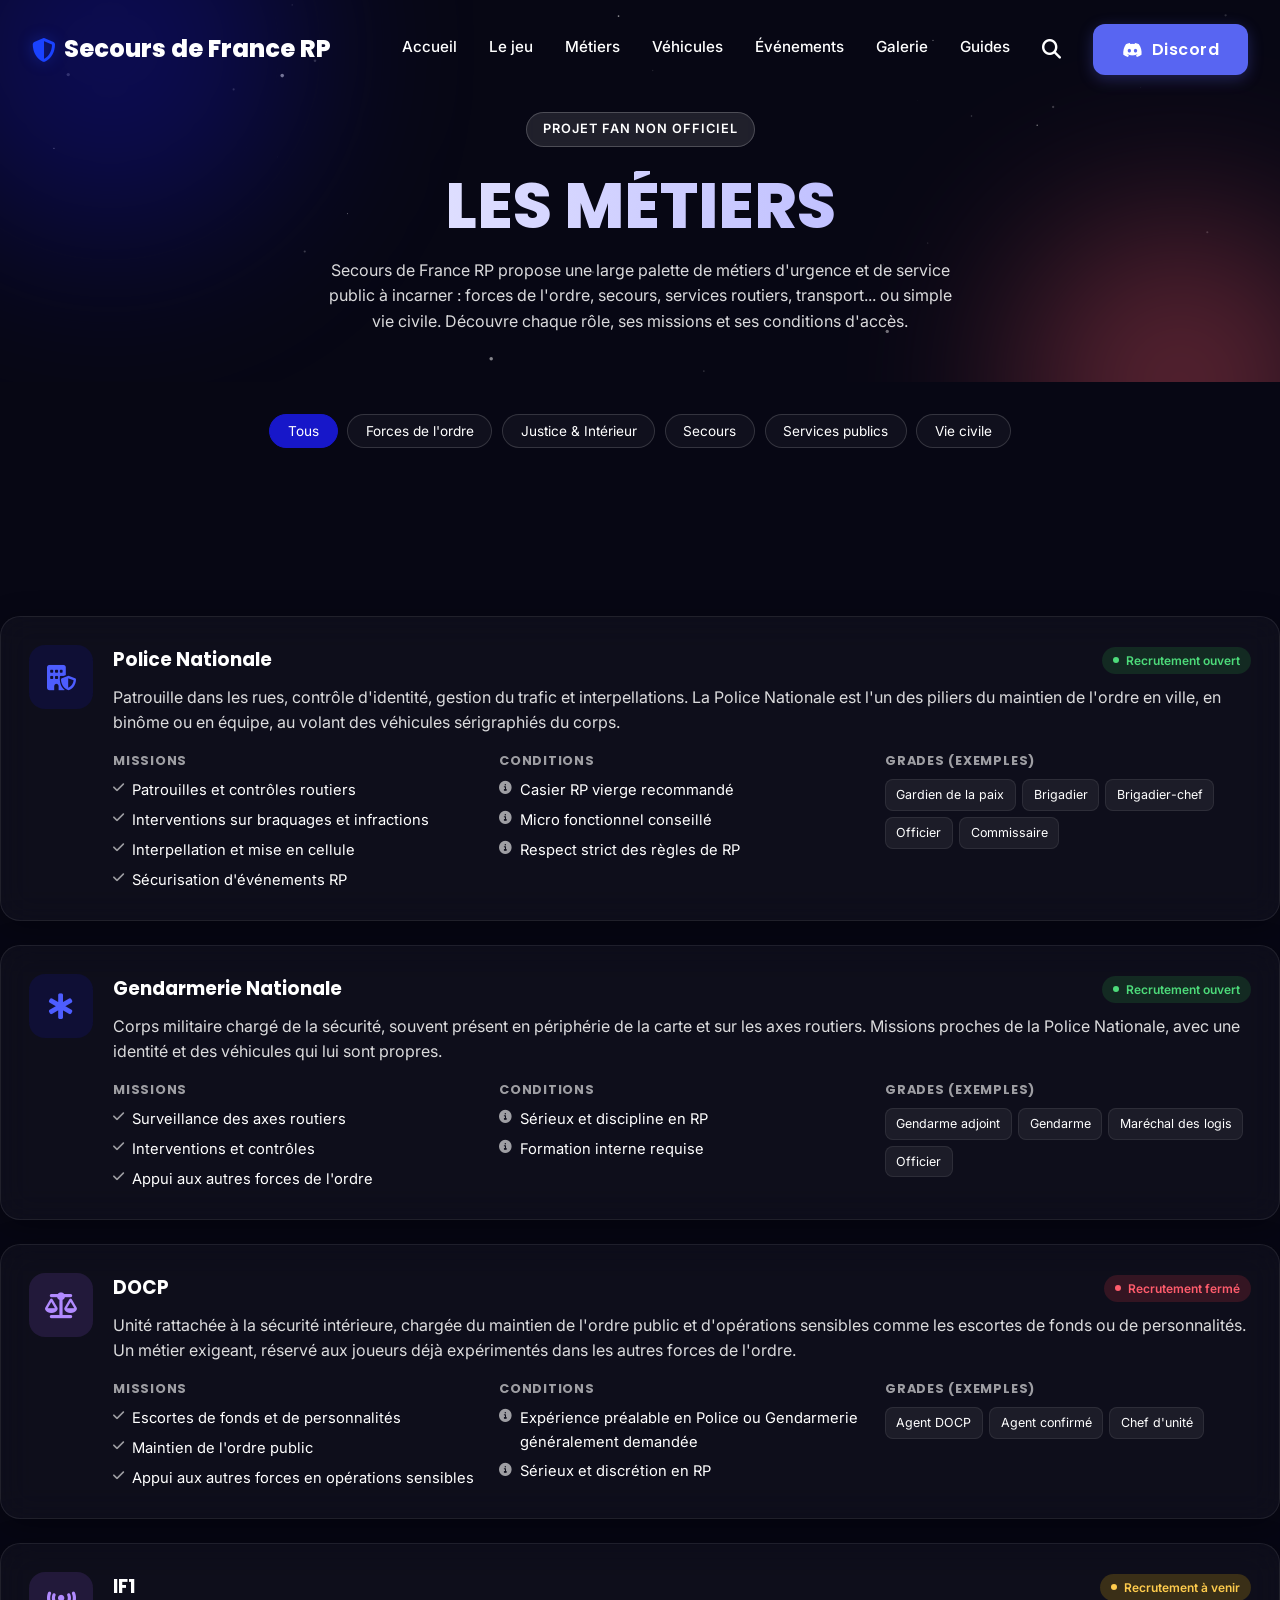
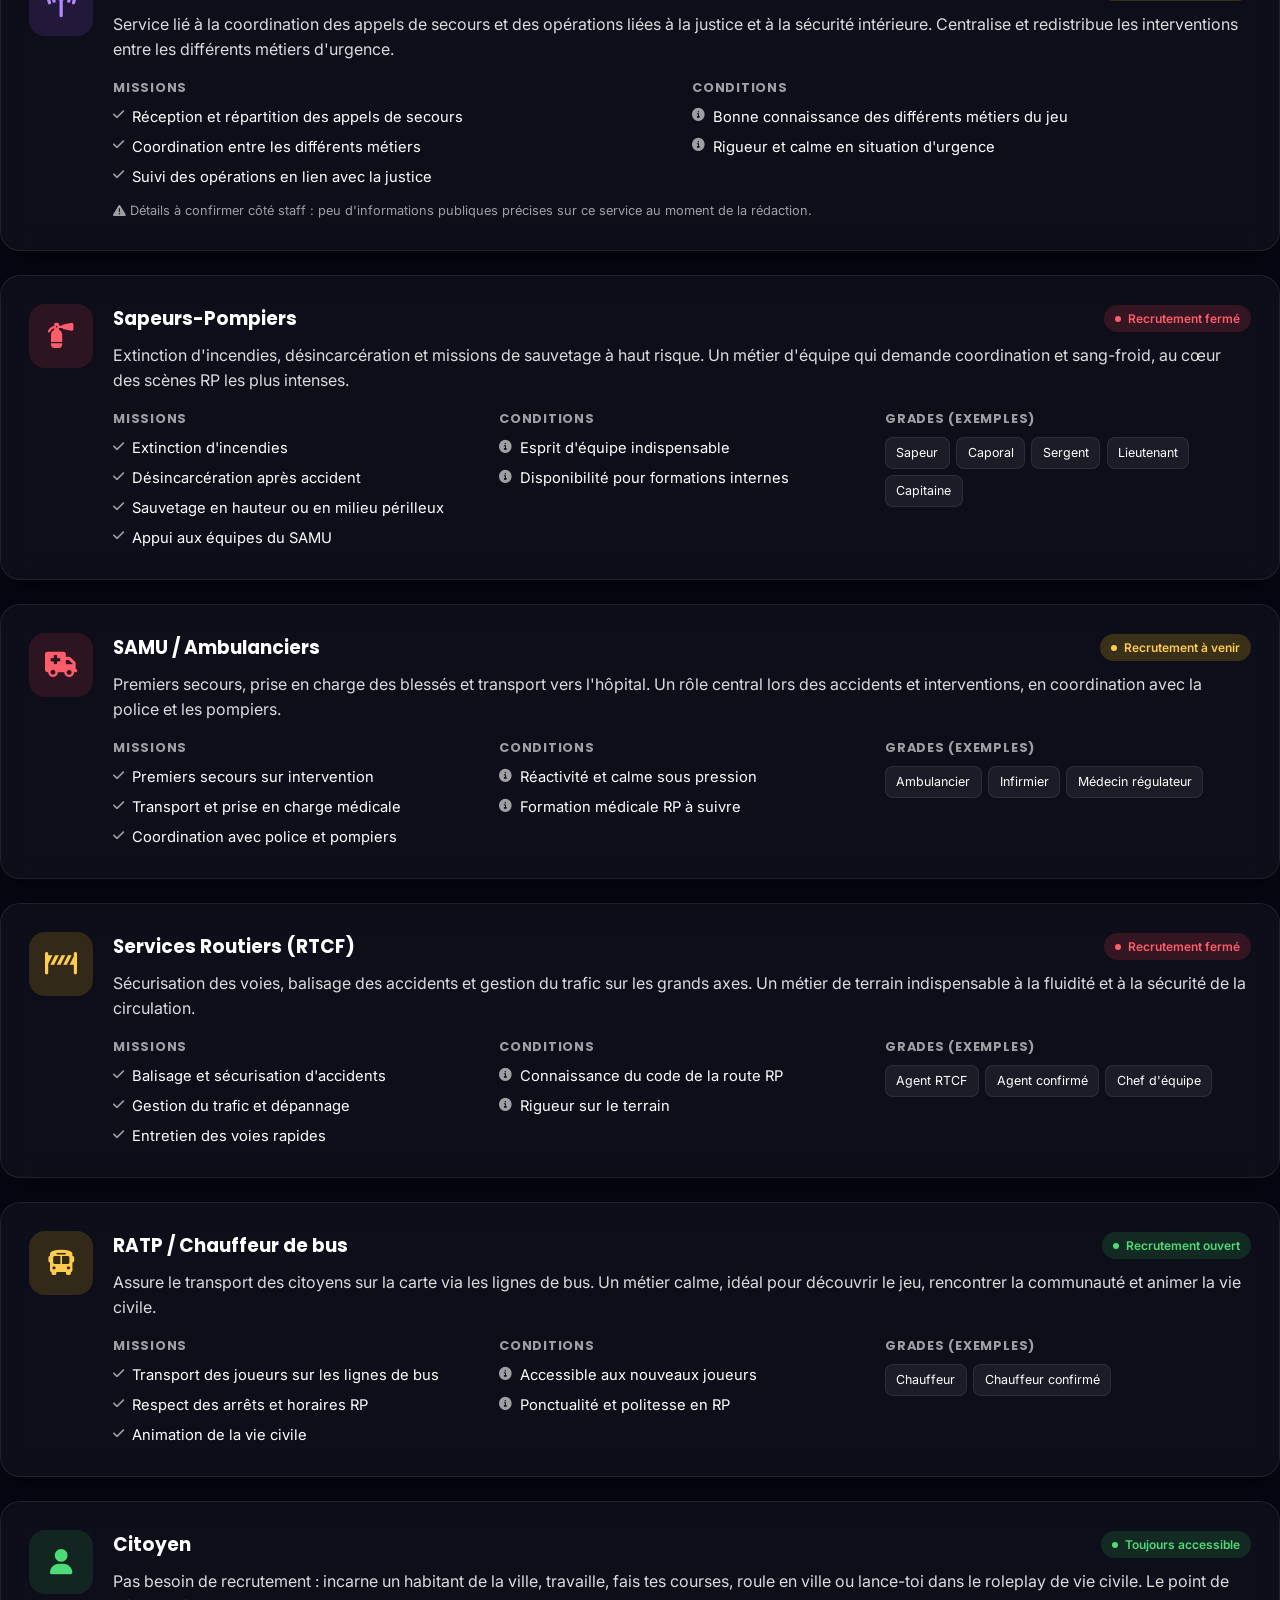
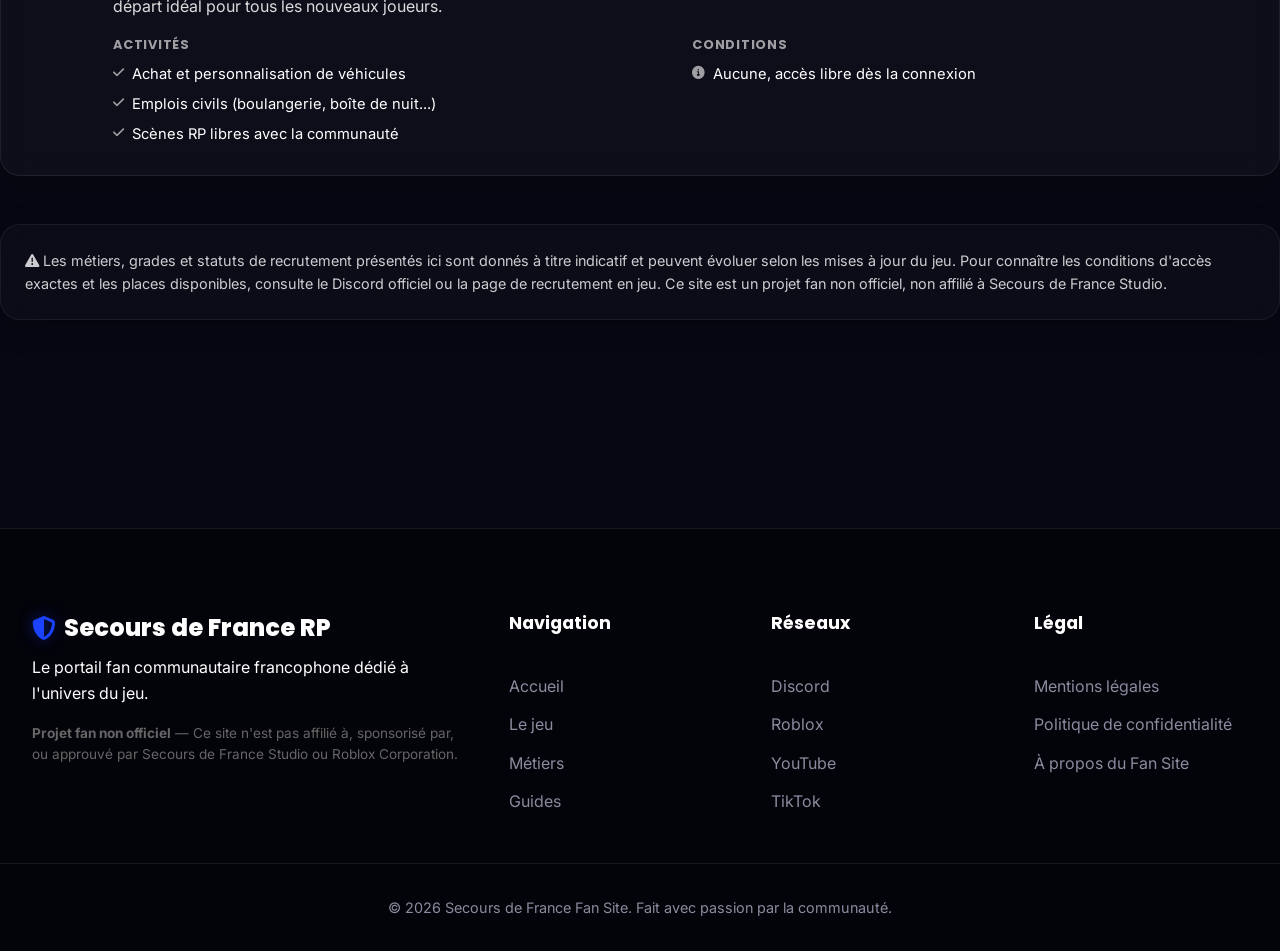
<file: métiers.html>
<!DOCTYPE html>
<html lang="fr">
<head>
    <meta charset="UTF-8">
    <meta name="viewport" content="width=device-width, initial-scale=1.0">
    <title>Les Métiers | Secours de France RP - Portail Communautaire Fan</title>

    <!-- SEO & Open Graph -->
    <meta name="description" content="Découvrez tous les métiers de Secours de France RP sur Roblox : Police Nationale, Gendarmerie, Sapeurs-Pompiers, SAMU, RTCF, RATP et citoyen. Grades, missions et conditions d'accès. Projet fan non officiel.">
    <meta property="og:title" content="Les Métiers | Secours de France RP - Fan Site">
    <meta property="og:description" content="Tous les métiers d'urgence à incarner dans Secours de France RP.">
    <meta property="og:type" content="website">
    <meta property="og:url" content="https://secours2france-fan.fr/metiers.html">
    <meta property="og:image" content="https://images.unsplash.com/photo-1555864326-5cf22ef123cf?auto=format&fit=crop&w=1200&q=80">

    <!-- Favicon -->
    <link rel="icon" type="image/svg+xml" href="data:image/svg+xml,<svg xmlns='http://www.w3.org/2000/svg' viewBox='0 0 100 100'><circle cx='50' cy='50' r='50' fill='%231717C9'/><text y='50%' x='50%' dominant-baseline='middle' text-anchor='middle' fill='white' font-family='sans-serif' font-size='40'>SF</text></svg>">

    <!-- Fonts & Icons -->
    <link rel="preconnect" href="https://fonts.googleapis.com">
    <link rel="preconnect" href="https://fonts.gstatic.com" crossorigin>
    <link href="https://fonts.googleapis.com/css2?family=Inter:wght@300;400;500;600&family=Poppins:wght@500;700;800&display=swap" rel="stylesheet">
    <link rel="stylesheet" href="https://cdnjs.cloudflare.com/ajax/libs/font-awesome/6.4.0/css/all.min.css">

    <!-- Stylesheet -->
    <link rel="stylesheet" href="style.css">

    <!-- Styles additionnels propres à la page Métiers (n'écrase rien de style.css) -->
    <style>
        .metiers-hero {
            padding: 7rem 0 3rem;
            text-align: center;
        }
        .metiers-hero h1 {
            font-family: 'Poppins', sans-serif;
        }
        .metiers-hero p {
            max-width: 640px;
            margin: 1rem auto 0;
            opacity: .85;
        }
        .metiers-filters {
            display: flex;
            flex-wrap: wrap;
            gap: .6rem;
            justify-content: center;
            margin: 2rem 0 2.5rem;
        }
        .filter-chip {
            border: 1px solid rgba(255,255,255,.15);
            background: rgba(255,255,255,.04);
            color: inherit;
            padding: .5rem 1.1rem;
            border-radius: 999px;
            font-size: .85rem;
            font-family: 'Inter', sans-serif;
            cursor: pointer;
            transition: all .2s ease;
        }
        .filter-chip:hover { border-color: rgba(255,255,255,.4); }
        .filter-chip.active {
            background: #1717C9;
            border-color: #1717C9;
            color: #fff;
        }
        .metiers-list {
            display: flex;
            flex-direction: column;
            gap: 1.5rem;
        }
        .metier-card {
            padding: 1.75rem;
            display: grid;
            grid-template-columns: 64px 1fr;
            gap: 1.25rem;
            align-items: start;
        }
        .metier-card .metier-icon {
            width: 64px;
            height: 64px;
            border-radius: 16px;
            display: flex;
            align-items: center;
            justify-content: center;
            font-size: 1.6rem;
            background: rgba(23,23,201,.15);
            color: #4d5dff;
            flex-shrink: 0;
        }
        .metier-card.cat-secours .metier-icon { background: rgba(220,53,69,.15); color: #ff5c6c; }
        .metier-card.cat-ordre .metier-icon { background: rgba(23,23,201,.15); color: #4d5dff; }
        .metier-card.cat-justice .metier-icon { background: rgba(148,87,235,.15); color: #b18aff; }
        .metier-card.cat-service .metier-icon { background: rgba(255,193,7,.15); color: #ffcc4d; }
        .metier-card.cat-civil .metier-icon { background: rgba(40,167,69,.15); color: #4ddb7a; }

        .metier-top {
            display: flex;
            flex-wrap: wrap;
            justify-content: space-between;
            align-items: center;
            gap: .5rem;
        }
        .metier-top h3 { margin: 0; }
        .metier-status {
            font-size: .75rem;
            padding: .25rem .7rem;
            border-radius: 999px;
            font-weight: 600;
            white-space: nowrap;
        }
        .status-open { background: rgba(40,167,69,.18); color: #4ddb7a; }
        .status-closed { background: rgba(220,53,69,.18); color: #ff5c6c; }
        .status-soon { background: rgba(255,193,7,.18); color: #ffcc4d; }

        .metier-desc { margin: .6rem 0 1rem; opacity: .85; line-height: 1.55; }

        .metier-details {
            display: grid;
            grid-template-columns: repeat(auto-fit, minmax(220px, 1fr));
            gap: 1.25rem;
            margin-top: .5rem;
        }
        .metier-details h4 {
            font-size: .8rem;
            text-transform: uppercase;
            letter-spacing: .06em;
            opacity: .6;
            margin: 0 0 .5rem;
        }
        .metier-details ul {
            list-style: none;
            margin: 0;
            padding: 0;
            display: flex;
            flex-direction: column;
            gap: .4rem;
            font-size: .92rem;
        }
        .metier-details ul li {
            display: flex;
            align-items: flex-start;
            gap: .5rem;
        }
        .metier-details ul li i {
            margin-top: .2rem;
            opacity: .6;
            font-size: .8rem;
        }
        .grade-chain {
            display: flex;
            flex-wrap: wrap;
            gap: .4rem;
        }
        .grade-chip {
            font-size: .78rem;
            padding: .3rem .65rem;
            border-radius: 8px;
            background: rgba(255,255,255,.06);
            border: 1px solid rgba(255,255,255,.08);
        }

        .metiers-note {
            margin-top: 3rem;
            padding: 1.5rem;
            font-size: .9rem;
            opacity: .8;
            line-height: 1.6;
        }
        @media (max-width: 560px) {
            .metier-card { grid-template-columns: 1fr; }
            .metier-icon { margin-bottom: .5rem; }
        }

        /* ---- Hero avec particules (comme l'accueil) ---- */
        .metiers-hero { position: relative; overflow: hidden; }
        .metiers-hero canvas#metiers-particles {
            position: absolute;
            inset: 0;
            width: 100%;
            height: 100%;
            z-index: 0;
            pointer-events: none;
        }
        .metiers-hero .hero-glow {
            position: absolute;
            border-radius: 50%;
            filter: blur(90px);
            opacity: .35;
            z-index: 0;
            pointer-events: none;
        }
        .metiers-hero .glow-1 {
            width: 380px; height: 380px;
            background: #1717C9;
            top: -140px; left: -80px;
        }
        .metiers-hero .glow-2 {
            width: 320px; height: 320px;
            background: #ff5c6c;
            bottom: -160px; right: -60px;
        }
        .metiers-hero > * { position: relative; z-index: 1; }

        /* ---- Stagger + hover sur les cartes métiers ---- */
        .metier-card {
            opacity: 0;
            transform: translateY(24px);
            transition: opacity .6s ease, transform .6s ease, box-shadow .3s ease, border-color .3s ease;
        }
        .metier-card.active {
            opacity: 1;
            transform: translateY(0);
        }
        .metier-card:hover {
            transform: translateY(-4px);
            box-shadow: 0 12px 30px rgba(0,0,0,.25);
        }
        .metier-icon { transition: transform .3s ease; }
        .metier-card:hover .metier-icon { transform: scale(1.08) rotate(-3deg); }

        /* ---- Statuts : petite pulsation quand ouvert ---- */
        .metier-status { position: relative; display: inline-flex; align-items: center; gap: .4rem; }
        .metier-status::before {
            content: '';
            width: 6px; height: 6px;
            border-radius: 50%;
            background: currentColor;
        }
        .status-open::before { animation: pulseDot 1.6s ease-in-out infinite; }
        @keyframes pulseDot {
            0%, 100% { box-shadow: 0 0 0 0 currentColor; opacity: 1; }
            70% { box-shadow: 0 0 0 6px transparent; opacity: .5; }
        }
        .metier-status.status-updating { opacity: .5; }

        /* ---- Filtres : transition douce au clic ---- */
        .filter-chip { transform: scale(1); transition: all .2s ease, transform .15s ease; }
        .filter-chip:active { transform: scale(.95); }

        @media (prefers-reduced-motion: reduce) {
            .metier-card, .status-open::before { transition: none; animation: none; opacity: 1; transform: none; }
        }
    </style>
</head>
<body>
    <!-- Search Modal -->
    <div id="search-modal" class="modal" aria-hidden="true">
        <div class="modal-overlay" onclick="closeSearch()"></div>
        <div class="modal-content glass-panel">
            <div class="search-header">
                <i class="fa-solid fa-magnifying-glass"></i>
                <input type="text" id="search-input" placeholder="Rechercher (métiers, véhicules, guides...)" aria-label="Recherche">
                <button class="close-btn" onclick="closeSearch()" aria-label="Fermer"><i class="fa-solid fa-xmark"></i></button>
            </div>
            <ul id="search-results" class="search-results"></ul>
        </div>
    </div>

    <!-- Navbar -->
    <nav id="navbar">
        <div class="nav-container">
            <a href="index.html" class="nav-logo">
                <i class="fa-solid fa-shield-halved"></i>
                <span>Secours de France RP</span>
            </a>

            <div class="nav-links">
                <a href="index.html#hero">Accueil</a>
                <a href="index.html#jeu">Le jeu</a>
                <a href="metiers.html" class="active-link">Métiers</a>
                <a href="index.html#vehicules">Véhicules</a>
                <a href="index.html#evenements">Événements</a>
                <a href="index.html#galerie">Galerie</a>
                <a href="guides.html">Guides</a>
                <button class="search-trigger" onclick="openSearch()" aria-label="Rechercher"><i class="fa-solid fa-magnifying-glass"></i></button>
                <a href="https://discord.gg/s2f" target="_blank" rel="noopener noreferrer" class="btn btn-discord">
                    <i class="fa-brands fa-discord"></i> Discord
                </a>
            </div>

            <button class="mobile-menu-btn" aria-label="Menu">
                <i class="fa-solid fa-bars"></i>
            </button>
        </div>
    </nav>

    <div class="mobile-menu">
        <div class="mobile-links">
            <a href="index.html#hero">Accueil</a>
            <a href="index.html#jeu">Le jeu</a>
            <a href="metiers.html">Métiers</a>
            <a href="index.html#vehicules">Véhicules</a>
            <a href="index.html#evenements">Événements</a>
            <a href="index.html#galerie">Galerie</a>
            <a href="guides.html">Guides</a>
            <a href="https://discord.gg/s2f" target="_blank" rel="noopener noreferrer" class="btn btn-discord w-full"><i class="fa-brands fa-discord"></i> Rejoindre le Discord</a>
        </div>
    </div>

    <main>
        <!-- Hero -->
        <header class="metiers-hero container reveal">
            <canvas id="metiers-particles"></canvas>
            <div class="hero-glow glow-1"></div>
            <div class="hero-glow glow-2"></div>
            <span class="badge">PROJET FAN NON OFFICIEL</span>
            <h1 class="text-gradient">LES MÉTIERS</h1>
            <p>Secours de France RP propose une large palette de métiers d'urgence et de service public à incarner : forces de l'ordre, secours, services routiers, transport... ou simple vie civile. Découvre chaque rôle, ses missions et ses conditions d'accès.</p>
        </header>

        <!-- Filtres -->
        <section class="container reveal">
            <div class="metiers-filters" id="metiers-filters">
                <button class="filter-chip active" data-filter="all">Tous</button>
                <button class="filter-chip" data-filter="ordre">Forces de l'ordre</button>
                <button class="filter-chip" data-filter="justice">Justice & Intérieur</button>
                <button class="filter-chip" data-filter="secours">Secours</button>
                <button class="filter-chip" data-filter="service">Services publics</button>
                <button class="filter-chip" data-filter="civil">Vie civile</button>
            </div>
        </section>

        <!-- Liste des métiers -->
        <section class="container section-padding reveal">
            <div class="metiers-list" id="metiers-list">

                <!-- Police Nationale -->
                <article class="metier-card cat-ordre glass-panel" data-cat="ordre">
                    <div class="metier-icon"><i class="fa-solid fa-building-shield"></i></div>
                    <div>
                        <div class="metier-top">
                            <h3>Police Nationale</h3>
                            <span class="metier-status status-open" data-job="police-nationale">Recrutement ouvert</span>
                        </div>
                        <p class="metier-desc">Patrouille dans les rues, contrôle d'identité, gestion du trafic et interpellations. La Police Nationale est l'un des piliers du maintien de l'ordre en ville, en binôme ou en équipe, au volant des véhicules sérigraphiés du corps.</p>
                        <div class="metier-details">
                            <div>
                                <h4>Missions</h4>
                                <ul>
                                    <li><i class="fa-solid fa-check"></i> Patrouilles et contrôles routiers</li>
                                    <li><i class="fa-solid fa-check"></i> Interventions sur braquages et infractions</li>
                                    <li><i class="fa-solid fa-check"></i> Interpellation et mise en cellule</li>
                                    <li><i class="fa-solid fa-check"></i> Sécurisation d'événements RP</li>
                                </ul>
                            </div>
                            <div>
                                <h4>Conditions</h4>
                                <ul>
                                    <li><i class="fa-solid fa-circle-info"></i> Casier RP vierge recommandé</li>
                                    <li><i class="fa-solid fa-circle-info"></i> Micro fonctionnel conseillé</li>
                                    <li><i class="fa-solid fa-circle-info"></i> Respect strict des règles de RP</li>
                                </ul>
                            </div>
                            <div>
                                <h4>Grades (exemples)</h4>
                                <div class="grade-chain">
                                    <span class="grade-chip">Gardien de la paix</span>
                                    <span class="grade-chip">Brigadier</span>
                                    <span class="grade-chip">Brigadier-chef</span>
                                    <span class="grade-chip">Officier</span>
                                    <span class="grade-chip">Commissaire</span>
                                </div>
                            </div>
                        </div>
                    </div>
                </article>

                <!-- Gendarmerie Nationale -->
                <article class="metier-card cat-ordre glass-panel" data-cat="ordre">
                    <div class="metier-icon"><i class="fa-solid fa-star-of-life"></i></div>
                    <div>
                        <div class="metier-top">
                            <h3>Gendarmerie Nationale</h3>
                            <span class="metier-status status-open" data-job="gendarmerie">Recrutement ouvert</span>
                        </div>
                        <p class="metier-desc">Corps militaire chargé de la sécurité, souvent présent en périphérie de la carte et sur les axes routiers. Missions proches de la Police Nationale, avec une identité et des véhicules qui lui sont propres.</p>
                        <div class="metier-details">
                            <div>
                                <h4>Missions</h4>
                                <ul>
                                    <li><i class="fa-solid fa-check"></i> Surveillance des axes routiers</li>
                                    <li><i class="fa-solid fa-check"></i> Interventions et contrôles</li>
                                    <li><i class="fa-solid fa-check"></i> Appui aux autres forces de l'ordre</li>
                                </ul>
                            </div>
                            <div>
                                <h4>Conditions</h4>
                                <ul>
                                    <li><i class="fa-solid fa-circle-info"></i> Sérieux et discipline en RP</li>
                                    <li><i class="fa-solid fa-circle-info"></i> Formation interne requise</li>
                                </ul>
                            </div>
                            <div>
                                <h4>Grades (exemples)</h4>
                                <div class="grade-chain">
                                    <span class="grade-chip">Gendarme adjoint</span>
                                    <span class="grade-chip">Gendarme</span>
                                    <span class="grade-chip">Maréchal des logis</span>
                                    <span class="grade-chip">Officier</span>
                                </div>
                            </div>
                        </div>
                    </div>
                </article>

                <!-- DOCP -->
                <article class="metier-card cat-justice glass-panel" data-cat="justice">
                    <div class="metier-icon"><i class="fa-solid fa-scale-balanced"></i></div>
                    <div>
                        <div class="metier-top">
                            <h3>DOCP</h3>
                            <span class="metier-status status-closed" data-job="docp">Recrutement fermé</span>
                        </div>
                        <p class="metier-desc">Unité rattachée à la sécurité intérieure, chargée du maintien de l'ordre public et d'opérations sensibles comme les escortes de fonds ou de personnalités. Un métier exigeant, réservé aux joueurs déjà expérimentés dans les autres forces de l'ordre.</p>
                        <div class="metier-details">
                            <div>
                                <h4>Missions</h4>
                                <ul>
                                    <li><i class="fa-solid fa-check"></i> Escortes de fonds et de personnalités</li>
                                    <li><i class="fa-solid fa-check"></i> Maintien de l'ordre public</li>
                                    <li><i class="fa-solid fa-check"></i> Appui aux autres forces en opérations sensibles</li>
                                </ul>
                            </div>
                            <div>
                                <h4>Conditions</h4>
                                <ul>
                                    <li><i class="fa-solid fa-circle-info"></i> Expérience préalable en Police ou Gendarmerie généralement demandée</li>
                                    <li><i class="fa-solid fa-circle-info"></i> Sérieux et discrétion en RP</li>
                                </ul>
                            </div>
                            <div>
                                <h4>Grades (exemples)</h4>
                                <div class="grade-chain">
                                    <span class="grade-chip">Agent DOCP</span>
                                    <span class="grade-chip">Agent confirmé</span>
                                    <span class="grade-chip">Chef d'unité</span>
                                </div>
                            </div>
                        </div>
                    </div>
                </article>

                <!-- IF1 -->
                <article class="metier-card cat-justice glass-panel" data-cat="justice">
                    <div class="metier-icon"><i class="fa-solid fa-tower-broadcast"></i></div>
                    <div>
                        <div class="metier-top">
                            <h3>IF1</h3>
                            <span class="metier-status status-soon" data-job="if1">Recrutement à venir</span>
                        </div>
                        <p class="metier-desc">Service lié à la coordination des appels de secours et des opérations liées à la justice et à la sécurité intérieure. Centralise et redistribue les interventions entre les différents métiers d'urgence.</p>
                        <div class="metier-details">
                            <div>
                                <h4>Missions</h4>
                                <ul>
                                    <li><i class="fa-solid fa-check"></i> Réception et répartition des appels de secours</li>
                                    <li><i class="fa-solid fa-check"></i> Coordination entre les différents métiers</li>
                                    <li><i class="fa-solid fa-check"></i> Suivi des opérations en lien avec la justice</li>
                                </ul>
                            </div>
                            <div>
                                <h4>Conditions</h4>
                                <ul>
                                    <li><i class="fa-solid fa-circle-info"></i> Bonne connaissance des différents métiers du jeu</li>
                                    <li><i class="fa-solid fa-circle-info"></i> Rigueur et calme en situation d'urgence</li>
                                </ul>
                            </div>
                        </div>
                        <p style="font-size:.8rem; opacity:.6; margin-top:.75rem;"><i class="fa-solid fa-triangle-exclamation"></i> Détails à confirmer côté staff : peu d'informations publiques précises sur ce service au moment de la rédaction.</p>
                    </div>
                </article>

                <!-- Sapeurs-Pompiers -->
                <article class="metier-card cat-secours glass-panel" data-cat="secours">
                    <div class="metier-icon"><i class="fa-solid fa-fire-extinguisher"></i></div>
                    <div>
                        <div class="metier-top">
                            <h3>Sapeurs-Pompiers</h3>
                            <span class="metier-status status-closed" data-job="pompiers">Recrutement fermé</span>
                        </div>
                        <p class="metier-desc">Extinction d'incendies, désincarcération et missions de sauvetage à haut risque. Un métier d'équipe qui demande coordination et sang-froid, au cœur des scènes RP les plus intenses.</p>
                        <div class="metier-details">
                            <div>
                                <h4>Missions</h4>
                                <ul>
                                    <li><i class="fa-solid fa-check"></i> Extinction d'incendies</li>
                                    <li><i class="fa-solid fa-check"></i> Désincarcération après accident</li>
                                    <li><i class="fa-solid fa-check"></i> Sauvetage en hauteur ou en milieu périlleux</li>
                                    <li><i class="fa-solid fa-check"></i> Appui aux équipes du SAMU</li>
                                </ul>
                            </div>
                            <div>
                                <h4>Conditions</h4>
                                <ul>
                                    <li><i class="fa-solid fa-circle-info"></i> Esprit d'équipe indispensable</li>
                                    <li><i class="fa-solid fa-circle-info"></i> Disponibilité pour formations internes</li>
                                </ul>
                            </div>
                            <div>
                                <h4>Grades (exemples)</h4>
                                <div class="grade-chain">
                                    <span class="grade-chip">Sapeur</span>
                                    <span class="grade-chip">Caporal</span>
                                    <span class="grade-chip">Sergent</span>
                                    <span class="grade-chip">Lieutenant</span>
                                    <span class="grade-chip">Capitaine</span>
                                </div>
                            </div>
                        </div>
                    </div>
                </article>

                <!-- SAMU / Ambulanciers -->
                <article class="metier-card cat-secours glass-panel" data-cat="secours">
                    <div class="metier-icon"><i class="fa-solid fa-truck-medical"></i></div>
                    <div>
                        <div class="metier-top">
                            <h3>SAMU / Ambulanciers</h3>
                            <span class="metier-status status-soon" data-job="samu">Recrutement à venir</span>
                        </div>
                        <p class="metier-desc">Premiers secours, prise en charge des blessés et transport vers l'hôpital. Un rôle central lors des accidents et interventions, en coordination avec la police et les pompiers.</p>
                        <div class="metier-details">
                            <div>
                                <h4>Missions</h4>
                                <ul>
                                    <li><i class="fa-solid fa-check"></i> Premiers secours sur intervention</li>
                                    <li><i class="fa-solid fa-check"></i> Transport et prise en charge médicale</li>
                                    <li><i class="fa-solid fa-check"></i> Coordination avec police et pompiers</li>
                                </ul>
                            </div>
                            <div>
                                <h4>Conditions</h4>
                                <ul>
                                    <li><i class="fa-solid fa-circle-info"></i> Réactivité et calme sous pression</li>
                                    <li><i class="fa-solid fa-circle-info"></i> Formation médicale RP à suivre</li>
                                </ul>
                            </div>
                            <div>
                                <h4>Grades (exemples)</h4>
                                <div class="grade-chain">
                                    <span class="grade-chip">Ambulancier</span>
                                    <span class="grade-chip">Infirmier</span>
                                    <span class="grade-chip">Médecin régulateur</span>
                                </div>
                            </div>
                        </div>
                    </div>
                </article>

                <!-- Services routiers / RTCF -->
                <article class="metier-card cat-service glass-panel" data-cat="service">
                    <div class="metier-icon"><i class="fa-solid fa-road-barrier"></i></div>
                    <div>
                        <div class="metier-top">
                            <h3>Services Routiers (RTCF)</h3>
                            <span class="metier-status status-closed" data-job="rtcf">Recrutement fermé</span>
                        </div>
                        <p class="metier-desc">Sécurisation des voies, balisage des accidents et gestion du trafic sur les grands axes. Un métier de terrain indispensable à la fluidité et à la sécurité de la circulation.</p>
                        <div class="metier-details">
                            <div>
                                <h4>Missions</h4>
                                <ul>
                                    <li><i class="fa-solid fa-check"></i> Balisage et sécurisation d'accidents</li>
                                    <li><i class="fa-solid fa-check"></i> Gestion du trafic et dépannage</li>
                                    <li><i class="fa-solid fa-check"></i> Entretien des voies rapides</li>
                                </ul>
                            </div>
                            <div>
                                <h4>Conditions</h4>
                                <ul>
                                    <li><i class="fa-solid fa-circle-info"></i> Connaissance du code de la route RP</li>
                                    <li><i class="fa-solid fa-circle-info"></i> Rigueur sur le terrain</li>
                                </ul>
                            </div>
                            <div>
                                <h4>Grades (exemples)</h4>
                                <div class="grade-chain">
                                    <span class="grade-chip">Agent RTCF</span>
                                    <span class="grade-chip">Agent confirmé</span>
                                    <span class="grade-chip">Chef d'équipe</span>
                                </div>
                            </div>
                        </div>
                    </div>
                </article>

                <!-- RATP / Chauffeur de bus -->
                <article class="metier-card cat-service glass-panel" data-cat="service">
                    <div class="metier-icon"><i class="fa-solid fa-bus"></i></div>
                    <div>
                        <div class="metier-top">
                            <h3>RATP / Chauffeur de bus</h3>
                            <span class="metier-status status-open" data-job="ratp">Recrutement ouvert</span>
                        </div>
                        <p class="metier-desc">Assure le transport des citoyens sur la carte via les lignes de bus. Un métier calme, idéal pour découvrir le jeu, rencontrer la communauté et animer la vie civile.</p>
                        <div class="metier-details">
                            <div>
                                <h4>Missions</h4>
                                <ul>
                                    <li><i class="fa-solid fa-check"></i> Transport des joueurs sur les lignes de bus</li>
                                    <li><i class="fa-solid fa-check"></i> Respect des arrêts et horaires RP</li>
                                    <li><i class="fa-solid fa-check"></i> Animation de la vie civile</li>
                                </ul>
                            </div>
                            <div>
                                <h4>Conditions</h4>
                                <ul>
                                    <li><i class="fa-solid fa-circle-info"></i> Accessible aux nouveaux joueurs</li>
                                    <li><i class="fa-solid fa-circle-info"></i> Ponctualité et politesse en RP</li>
                                </ul>
                            </div>
                            <div>
                                <h4>Grades (exemples)</h4>
                                <div class="grade-chain">
                                    <span class="grade-chip">Chauffeur</span>
                                    <span class="grade-chip">Chauffeur confirmé</span>
                                </div>
                            </div>
                        </div>
                    </div>
                </article>

                <!-- Citoyen -->
                <article class="metier-card cat-civil glass-panel" data-cat="civil">
                    <div class="metier-icon"><i class="fa-solid fa-user"></i></div>
                    <div>
                        <div class="metier-top">
                            <h3>Citoyen</h3>
                            <span class="metier-status status-open" data-job="citoyen">Toujours accessible</span>
                        </div>
                        <p class="metier-desc">Pas besoin de recrutement : incarne un habitant de la ville, travaille, fais tes courses, roule en ville ou lance-toi dans le roleplay de vie civile. Le point de départ idéal pour tous les nouveaux joueurs.</p>
                        <div class="metier-details">
                            <div>
                                <h4>Activités</h4>
                                <ul>
                                    <li><i class="fa-solid fa-check"></i> Achat et personnalisation de véhicules</li>
                                    <li><i class="fa-solid fa-check"></i> Emplois civils (boulangerie, boîte de nuit...)</li>
                                    <li><i class="fa-solid fa-check"></i> Scènes RP libres avec la communauté</li>
                                </ul>
                            </div>
                            <div>
                                <h4>Conditions</h4>
                                <ul>
                                    <li><i class="fa-solid fa-circle-info"></i> Aucune, accès libre dès la connexion</li>
                                </ul>
                            </div>
                        </div>
                    </div>
                </article>

            </div>

            <p class="metiers-note glass-panel">
                <i class="fa-solid fa-triangle-exclamation"></i>
                Les métiers, grades et statuts de recrutement présentés ici sont donnés à titre indicatif et peuvent évoluer selon les mises à jour du jeu. Pour connaître les conditions d'accès exactes et les places disponibles, consulte le Discord officiel ou la page de recrutement en jeu. Ce site est un projet fan non officiel, non affilié à Secours de France Studio.
            </p>
        </section>
    </main>

    <!-- Footer -->
    <footer class="footer">
        <div class="container footer-grid">
            <div class="footer-brand">
                <div class="nav-logo">
                    <i class="fa-solid fa-shield-halved"></i>
                    <span>Secours de France RP</span>
                </div>
                <p class="text-muted mt-2">Le portail fan communautaire francophone dédié à l'univers du jeu.</p>
                <div class="footer-disclaimer mt-4">
                    <strong>Projet fan non officiel</strong> — Ce site n'est pas affilié à, sponsorisé par, ou approuvé par Secours de France Studio ou Roblox Corporation.
                </div>
            </div>
            <div class="footer-links">
                <h4>Navigation</h4>
                <a href="index.html#hero">Accueil</a>
                <a href="index.html#jeu">Le jeu</a>
                <a href="metiers.html">Métiers</a>
                <a href="guides.html">Guides</a>
            </div>
            <div class="footer-links">
                <h4>Réseaux</h4>
                <a href="https://discord.gg/s2f">Discord</a>
                <a href="https://www.roblox.com">Roblox</a>
                <a href="#">YouTube</a>
                <a href="#">TikTok</a>
            </div>
            <div class="footer-links">
                <h4>Légal</h4>
                <a href="#">Mentions légales</a>
                <a href="#">Politique de confidentialité</a>
                <a href="#">À propos du Fan Site</a>
            </div>
        </div>
        <div class="footer-bottom">
            <p>&copy; 2026 Secours de France Fan Site. Fait avec passion par la communauté.</p>
        </div>
    </footer>

    <script>
        /* ==============================
           1. MENU MOBILE & NAVBAR
           ============================== */
        const navbar = document.getElementById('navbar');
        const mobileBtn = document.querySelector('.mobile-menu-btn');
        const mobileMenu = document.querySelector('.mobile-menu');
        const mobileLinks = document.querySelectorAll('.mobile-links a');

        window.addEventListener('scroll', () => {
            if (window.scrollY > 50) {
                navbar.classList.add('scrolled');
            } else {
                navbar.classList.remove('scrolled');
            }
        });

        mobileBtn.addEventListener('click', () => {
            mobileMenu.classList.toggle('active');
            mobileBtn.querySelector('i').classList.toggle('fa-bars');
            mobileBtn.querySelector('i').classList.toggle('fa-xmark');
        });

        mobileLinks.forEach(link => {
            link.addEventListener('click', () => {
                mobileMenu.classList.remove('active');
                mobileBtn.querySelector('i').classList.remove('fa-xmark');
                mobileBtn.querySelector('i').classList.add('fa-bars');
            });
        });

        /* ==============================
           2. ANIMATIONS AU SCROLL
           ============================== */
        const observerOptions = { root: null, rootMargin: '0px', threshold: 0.1 };
        const revealObserver = new IntersectionObserver((entries, observer) => {
            entries.forEach(entry => {
                if (entry.isIntersecting) {
                    entry.target.classList.add('active');
                    observer.unobserve(entry.target);
                }
            });
        }, observerOptions);

        document.querySelectorAll('.reveal').forEach(el => revealObserver.observe(el));

        /* ==============================
           3. PARTICULES DU HERO (comme l'accueil)
           ============================== */
        const prefersReducedMotion = window.matchMedia('(prefers-reduced-motion: reduce)').matches;
        if (!prefersReducedMotion) {
            const mCanvas = document.getElementById('metiers-particles');
            const mCtx = mCanvas.getContext('2d');
            let mParticles = [];

            function resizeMetiersCanvas() {
                const rect = mCanvas.parentElement.getBoundingClientRect();
                mCanvas.width = rect.width;
                mCanvas.height = rect.height;
            }
            window.addEventListener('resize', resizeMetiersCanvas);
            resizeMetiersCanvas();

            class MParticle {
                constructor() {
                    this.x = Math.random() * mCanvas.width;
                    this.y = Math.random() * mCanvas.height;
                    this.size = Math.random() * 2;
                    this.speedX = Math.random() * 0.4 - 0.2;
                    this.speedY = Math.random() * 0.4 - 0.2;
                    this.opacity = Math.random() * 0.5 + 0.1;
                }
                update() {
                    this.x += this.speedX;
                    this.y += this.speedY;
                    if (this.x > mCanvas.width) this.x = 0;
                    else if (this.x < 0) this.x = mCanvas.width;
                    if (this.y > mCanvas.height) this.y = 0;
                    else if (this.y < 0) this.y = mCanvas.height;
                }
                draw() {
                    mCtx.fillStyle = `rgba(255, 255, 255, ${this.opacity})`;
                    mCtx.beginPath();
                    mCtx.arc(this.x, this.y, this.size, 0, Math.PI * 2);
                    mCtx.fill();
                }
            }

            for (let i = 0; i < 30; i++) mParticles.push(new MParticle());

            function animateMetiersParticles() {
                mCtx.clearRect(0, 0, mCanvas.width, mCanvas.height);
                mParticles.forEach(p => { p.update(); p.draw(); });
                requestAnimationFrame(animateMetiersParticles);
            }
            animateMetiersParticles();
        }

        /* ==============================
           4. FILTRES MÉTIERS (avec stagger d'apparition)
           ============================== */
        const filterChips = document.querySelectorAll('.filter-chip');
        const metierCards = document.querySelectorAll('.metier-card');

        // Apparition en cascade au chargement, une seule fois
        const cardObserver = new IntersectionObserver((entries, observer) => {
            entries.forEach(entry => {
                if (entry.isIntersecting) {
                    const visibleCards = Array.from(metierCards).filter(c => c.style.display !== 'none');
                    const idx = visibleCards.indexOf(entry.target);
                    entry.target.style.transitionDelay = `${Math.max(idx, 0) * 80}ms`;
                    entry.target.classList.add('active');
                    observer.unobserve(entry.target);
                }
            });
        }, { threshold: 0.15 });

        metierCards.forEach(card => cardObserver.observe(card));

        filterChips.forEach(chip => {
            chip.addEventListener('click', () => {
                filterChips.forEach(c => c.classList.remove('active'));
                chip.classList.add('active');
                const filter = chip.dataset.filter;
                let visibleIndex = 0;

                metierCards.forEach(card => {
                    const matches = filter === 'all' || card.dataset.cat === filter;
                    if (matches) {
                        card.style.display = '';
                        // ré-anime la carte en cascade à chaque changement de filtre
                        card.classList.remove('active');
                        card.style.transitionDelay = `${visibleIndex * 60}ms`;
                        // force reflow pour relancer la transition CSS
                        void card.offsetWidth;
                        card.classList.add('active');
                        visibleIndex++;
                    } else {
                        card.style.display = 'none';
                        card.classList.remove('active');
                    }
                });
            });
        });

        /* ==============================
           5. STATUTS DE RECRUTEMENT (fichier JSON GitHub)
           ============================== */
        const RECRUITMENT_JSON_URL = "https://raw.githubusercontent.com/spideyaxel/sf/refs/heads/main/recrutements.json";

        const STATUS_LABELS = {
            open: "Recrutement ouvert",
            closed: "Recrutement fermé",
            soon: "Recrutement à venir"
        };

        async function fetchRecruitmentStatus() {
            const statusEls = document.querySelectorAll('.metier-status[data-job]');
            if (!RECRUITMENT_JSON_URL || RECRUITMENT_JSON_URL.includes('TON-PSEUDO')) {
                // Pas encore configuré : on garde les statuts écrits en dur dans le HTML
                return;
            }

            statusEls.forEach(el => el.classList.add('status-updating'));

            try {
                const res = await fetch(RECRUITMENT_JSON_URL, { cache: 'no-store' });
                if (!res.ok) throw new Error('Réponse JSON invalide');
                const data = await res.json();
                const metiers = data && data.metiers ? data.metiers : null;
                if (!metiers) throw new Error('Structure JSON inattendue');

                statusEls.forEach(el => {
                    const jobId = el.dataset.job;
                    const jobData = metiers[jobId];
                    if (!jobData || !jobData.statut) return; // on laisse le statut par défaut si absent

                    const statut = jobData.statut;
                    el.classList.remove('status-open', 'status-closed', 'status-soon');
                    if (STATUS_LABELS[statut]) {
                        el.classList.add(`status-${statut}`);
                        el.textContent = jobData.label || STATUS_LABELS[statut];
                    }
                });
            } catch (err) {
                console.error('Impossible de charger les statuts de recrutement, affichage des valeurs par défaut :', err);
            } finally {
                statusEls.forEach(el => el.classList.remove('status-updating'));
            }
        }

        fetchRecruitmentStatus();

        /* ==============================
           6. RECHERCHE GLOBALE
           ============================== */
        const searchModal = document.getElementById('search-modal');
        const searchInput = document.getElementById('search-input');
        const searchResults = document.getElementById('search-results');

        const searchData = [
            { title: "Police Nationale (Métier)", url: "metiers.html" },
            { title: "Gendarmerie Nationale (Métier)", url: "metiers.html" },
            { title: "DOCP (Métier)", url: "metiers.html" },
            { title: "IF1 (Métier)", url: "metiers.html" },
            { title: "Sapeurs-Pompiers (Métier)", url: "metiers.html" },
            { title: "SAMU / Ambulanciers (Métier)", url: "metiers.html" },
            { title: "Services Routiers RTCF (Métier)", url: "metiers.html" },
            { title: "RATP / Chauffeur de bus (Métier)", url: "metiers.html" },
            { title: "Citoyen (Métier)", url: "metiers.html" },
            { title: "Règles du RP (Guide)", url: "guides.html#regles" },
            { title: "Codes Radio (Guide)", url: "guides.html#radio" }
        ];

        function openSearch() {
            searchModal.classList.add('active');
            searchModal.setAttribute('aria-hidden', 'false');
            searchInput.focus();
            document.body.style.overflow = 'hidden';
        }

        function closeSearch() {
            searchModal.classList.remove('active');
            searchModal.setAttribute('aria-hidden', 'true');
            searchInput.value = '';
            searchResults.innerHTML = '';
            document.body.style.overflow = 'auto';
        }

        searchInput.addEventListener('input', (e) => {
            const query = e.target.value.toLowerCase();
            searchResults.innerHTML = '';
            if (query.length < 2) return;

            const results = searchData.filter(item => item.title.toLowerCase().includes(query));
            if (results.length === 0) {
                searchResults.innerHTML = '<li class="no-result">Aucun résultat trouvé.</li>';
                return;
            }
            results.forEach(res => {
                const li = document.createElement('li');
                li.innerHTML = `<a href="${res.url}" onclick="closeSearch()">${res.title}</a>`;
                searchResults.appendChild(li);
            });
        });

        document.addEventListener('keydown', (e) => {
            if (e.key === 'Escape') closeSearch();
        });
    </script>
</body>
</html>
</file>
<file: style.css>
/* ==========================================================================
   1. VARIABLES & RESET
   ========================================================================== */
:root {
    /* Couleurs Principales */
    --bg-dark: #070714;
    --bg-darker: #03030a;
    --primary: #1a42ff; /* Bleu profond mais vif */
    --primary-glow: rgba(26, 66, 255, 0.4);
    --secondary: #e31837; /* Rouge France */
    --secondary-glow: rgba(227, 24, 55, 0.4);
    
    /* Textes */
    --text-main: #ffffff;
    --text-muted: #8b8b9f;
    
    /* Glassmorphism */
    --glass-bg: rgba(255, 255, 255, 0.03);
    --glass-border: rgba(255, 255, 255, 0.08);
    --glass-hover: rgba(255, 255, 255, 0.06);
    
    /* Animations */
    --transition-smooth: 0.4s cubic-bezier(0.165, 0.84, 0.44, 1);
    --transition-bounce: 0.5s cubic-bezier(0.34, 1.56, 0.64, 1);
}

* {
    margin: 0;
    padding: 0;
    box-sizing: border-box;
    scroll-behavior: smooth;
}

body {
    font-family: 'Inter', sans-serif;
    background-color: var(--bg-dark);
    color: var(--text-main);
    overflow-x: hidden;
    line-height: 1.6;
}

h1, h2, h3, h4, .nav-logo {
    font-family: 'Poppins', sans-serif;
}

a { text-decoration: none; color: inherit; }
ul { list-style: none; }
img { max-width: 100%; height: auto; display: block; }

/* Layout utiles */
.container {
    max-width: 1280px;
    margin: 0 auto;
    padding: 0 2rem;
}

.section-padding { padding: 8rem 0; }
.text-center { text-align: center; }
.mb-6 { margin-bottom: 1.5rem; }
.mt-2 { margin-top: 0.5rem; }
.mt-4 { margin-top: 1rem; }
.w-full { width: 100%; }

.grid {
    display: grid;
    gap: 2rem;
}
.grid.two-cols {
    grid-template-columns: repeat(auto-fit, minmax(300px, 1fr));
}

/* ==========================================================================
   2. GLASSMORPHISM & CARTES (Effet WOW de base)
   ========================================================================== */
.glass-panel {
    background: var(--glass-bg);
    backdrop-filter: blur(16px);
    -webkit-backdrop-filter: blur(16px);
    border: 1px solid var(--glass-border);
    border-radius: 20px;
    box-shadow: 0 8px 32px rgba(0, 0, 0, 0.3);
    transition: var(--transition-smooth);
    position: relative;
    overflow: hidden;
}

/* Reflet interne animé au survol */
.glass-panel::before {
    content: '';
    position: absolute;
    top: 0; left: -100%;
    width: 50%; height: 100%;
    background: linear-gradient(90deg, transparent, rgba(255,255,255,0.05), transparent);
    transform: skewX(-20deg);
    transition: 0.7s;
    z-index: 1;
    pointer-events: none;
}

.glass-panel:hover::before {
    left: 150%;
}

.glass-panel:hover {
    transform: translateY(-8px);
    background: var(--glass-hover);
    border-color: rgba(255, 255, 255, 0.15);
    box-shadow: 0 15px 40px rgba(0, 0, 0, 0.5), 0 0 20px rgba(26, 66, 255, 0.1);
}

/* ==========================================================================
   3. BOUTONS ULTRA-PRO (Animations fluides)
   ========================================================================== */
.btn {
    display: inline-flex;
    align-items: center;
    justify-content: center;
    gap: 0.6rem;
    padding: 0.8rem 1.8rem;
    border-radius: 12px;
    font-weight: 600;
    font-family: 'Poppins', sans-serif;
    letter-spacing: 0.5px;
    transition: var(--transition-bounce);
    cursor: pointer;
    border: none;
    position: relative;
    z-index: 2;
    overflow: hidden;
}

/* Bouton Primaire (Bleu Glow) */
.btn-primary {
    background: var(--primary);
    color: white;
    box-shadow: 0 4px 15px var(--primary-glow);
}
.btn-primary:hover {
    background: #2a52ff;
    transform: translateY(-3px) scale(1.02);
    box-shadow: 0 8px 25px var(--primary-glow);
}

/* Bouton Secondaire (Verre) */
.btn-secondary, .btn-outline {
    background: rgba(255, 255, 255, 0.05);
    color: white;
    border: 1px solid rgba(255, 255, 255, 0.1);
}
.btn-secondary:hover, .btn-outline:hover {
    background: rgba(255, 255, 255, 0.1);
    border-color: rgba(255, 255, 255, 0.3);
    transform: translateY(-3px);
}

/* Bouton Discord */
.btn-discord {
    background: #5865F2;
    color: white;
    box-shadow: 0 4px 15px rgba(88, 101, 242, 0.3);
}
.btn-discord:hover {
    background: #4752C4;
    transform: translateY(-3px);
    box-shadow: 0 8px 25px rgba(88, 101, 242, 0.5);
}

/* Icones dans les boutons qui bougent */
.btn i { transition: var(--transition-bounce); }
.btn:hover i { transform: scale(1.2); }

/* ==========================================================================
   4. NAVIGATION (Navbar Animée)
   ========================================================================== */
#navbar {
    position: fixed;
    top: 0; left: 0; width: 100%;
    z-index: 100;
    padding: 1.5rem 0;
    transition: var(--transition-smooth);
}
#navbar.scrolled {
    padding: 1rem 0;
    background: rgba(7, 7, 20, 0.8);
    backdrop-filter: blur(15px);
    border-bottom: 1px solid var(--glass-border);
}

.nav-container {
    display: flex;
    justify-content: space-between;
    align-items: center;
    max-width: 1400px;
    margin: 0 auto;
    padding: 0 2rem;
}

.nav-logo {
    font-size: 1.5rem;
    font-weight: 800;
    display: flex;
    align-items: center;
    gap: 0.5rem;
    color: white;
}
.nav-logo i { color: var(--primary); text-shadow: 0 0 15px var(--primary-glow); }

.nav-links {
    display: flex;
    align-items: center;
    gap: 2rem;
}

/* Animation des liens au survol */
.nav-links a:not(.btn) {
    font-size: 0.95rem;
    font-weight: 500;
    color: var(--text-main);
    position: relative;
    padding-bottom: 4px;
}
.nav-links a:not(.btn)::after {
    content: '';
    position: absolute;
    bottom: 0; left: 0;
    width: 0%; height: 2px;
    background: var(--primary);
    transition: var(--transition-smooth);
    box-shadow: 0 0 10px var(--primary-glow);
}
.nav-links a:not(.btn):hover::after { width: 100%; }

.search-trigger {
    background: none; border: none; color: white;
    font-size: 1.2rem; cursor: pointer;
    transition: 0.3s;
}
.search-trigger:hover { color: var(--primary); transform: scale(1.1); }

/* Mobile Menu */
.mobile-menu-btn {
    display: none;
    background: none; border: none; color: white;
    font-size: 1.5rem; cursor: pointer;
}
.mobile-menu {
    position: fixed;
    top: 0; left: -100%;
    width: 100%; height: 100vh;
    background: var(--bg-darker);
    z-index: 99;
    display: flex;
    align-items: center;
    justify-content: center;
    transition: var(--transition-smooth);
}
.mobile-menu.active { left: 0; }
.mobile-links {
    display: flex;
    flex-direction: column;
    gap: 2rem;
    text-align: center;
}
.mobile-links a { font-size: 1.5rem; font-weight: 600; font-family: 'Poppins'; }

/* ==========================================================================
   5. HERO SECTION (L'impact visuel)
   ========================================================================== */
#hero {
    position: relative;
    height: 100vh;
    display: flex;
    align-items: center;
    justify-content: center;
    text-align: center;
    overflow: hidden;
}

#particles-canvas {
    position: absolute;
    top: 0; left: 0;
    width: 100%; height: 100%;
    z-index: 0;
    opacity: 0.6;
}

/* Orbes lumineux en arrière-plan */
.hero-glow {
    position: absolute;
    border-radius: 50%;
    filter: blur(100px);
    z-index: 0;
    animation: float 8s infinite alternate ease-in-out;
}
.glow-1 {
    width: 400px; height: 400px;
    background: var(--primary-glow);
    top: 20%; left: 10%;
}
.glow-2 {
    width: 300px; height: 300px;
    background: var(--secondary-glow);
    bottom: 20%; right: 10%;
    animation-delay: -4s;
}

.hero-content {
    position: relative;
    z-index: 10;
    max-width: 800px;
    padding: 0 1rem;
}

.badge {
    display: inline-block;
    padding: 0.4rem 1rem;
    background: rgba(255, 255, 255, 0.1);
    border: 1px solid rgba(255, 255, 255, 0.2);
    border-radius: 50px;
    font-size: 0.8rem;
    font-weight: 600;
    letter-spacing: 1px;
    margin-bottom: 1.5rem;
    backdrop-filter: blur(5px);
}

/* Texte dégradé animé */
.text-gradient {
    font-size: 4rem;
    font-weight: 800;
    line-height: 1.1;
    margin-bottom: 1rem;
    background: linear-gradient(to right, #ffffff, #a0a0ff, #ffffff);
    background-size: 200% auto;
    color: transparent;
    -webkit-background-clip: text;
    background-clip: text;
    animation: shine 5s linear infinite;
}

#hero h2 {
    font-size: 1.8rem;
    font-weight: 400;
    color: var(--text-muted);
    margin-bottom: 1.5rem;
}

#hero p {
    font-size: 1.1rem;
    color: var(--text-muted);
    margin-bottom: 2.5rem;
}

.hero-buttons {
    display: flex;
    gap: 1rem;
    justify-content: center;
}

/* ==========================================================================
   6. SECTIONS DYNAMIQUES (Stats, Métiers, etc.)
   ========================================================================== */
.section-header {
    display: flex;
    justify-content: space-between;
    align-items: flex-end;
    margin-bottom: 3rem;
    border-bottom: 1px solid var(--glass-border);
    padding-bottom: 1rem;
}
.section-header h2 { font-size: 2.5rem; }
.link-more {
    color: var(--primary); font-weight: 600;
    display: flex; align-items: center; gap: 0.5rem;
    transition: 0.3s;
}
.link-more:hover { gap: 1rem; text-shadow: 0 0 10px var(--primary-glow); }

/* --- Stats --- */
.stats-header {
    display: flex; justify-content: space-between; align-items: center; margin-bottom: 2rem;
}

/* Le bouton rafraîchir stylisé */
.btn-icon {
    background: var(--glass-bg);
    border: 1px solid var(--glass-border);
    color: var(--text-main);
    width: 45px;
    height: 45px;
    border-radius: 50%;
    display: flex;
    align-items: center;
    justify-content: center;
    font-size: 1.2rem;
    cursor: pointer;
    transition: var(--transition-smooth);
    box-shadow: 0 4px 15px rgba(0, 0, 0, 0.2);
}
.btn-icon:hover {
    background: var(--primary);
    color: white;
    transform: rotate(180deg) scale(1.1); /* Il tourne au survol ! */
    box-shadow: 0 0 20px var(--primary-glow);
    border-color: var(--primary);
}

.stats-grid { grid-template-columns: repeat(auto-fit, minmax(200px, 1fr)); }
.stat-card {
    padding: 1.5rem; /* Un peu moins de padding pour laisser de la place au texte */
    display: flex; align-items: center; gap: 1rem;
    overflow: hidden; /* Empêche de déborder */
}
.stat-card i {
    font-size: 2.2rem;
    filter: drop-shadow(0 0 10px currentColor);
    flex-shrink: 0; /* L'icône ne s'écrase pas */
}
.text-blue { color: #00F0FF; }
.text-red { color: #FF3366; }
.text-yellow { color: #FFCC00; }
.stat-info { 
    display: flex; flex-direction: column; 
    overflow: hidden;
}
.stat-value { 
    /* La police s'adapte à l'écran, entre 1.2rem et 2rem maximum */
    font-size: clamp(1.2rem, 3vw, 2rem); 
    font-weight: 800; 
    font-family: 'Poppins'; 
    line-height: 1.2; 
    white-space: nowrap; /* Force sur une ligne */
    text-overflow: ellipsis; 
}
.stat-label { color: var(--text-muted); font-size: 0.85rem; margin-top: 0.2rem; }
/* --- Le Jeu (Showcase) --- */
.game-showcase {
    display: grid; grid-template-columns: 1fr 1fr;
    padding: 0; align-items: center;
}
.game-img {
    height: 100%; min-height: 400px;
    overflow: hidden;
}
.game-img img {
    width: 100%; height: 100%; object-fit: cover;
    transition: transform 0.8s ease;
}
.game-showcase:hover .game-img img { transform: scale(1.05); }
.game-info { padding: 4rem; }
.game-info h2 { font-size: 2rem; margin-bottom: 0.5rem; }
.creator { color: var(--primary); font-size: 0.9rem; margin-bottom: 1.5rem; }
.game-tags { display: flex; gap: 1rem; margin: 1.5rem 0; }
.game-tags span {
    background: rgba(255,255,255,0.1); padding: 0.4rem 0.8rem;
    border-radius: 8px; font-size: 0.8rem; font-weight: 600;
}

/* --- Métiers --- */
.jobs-grid { grid-template-columns: repeat(auto-fit, minmax(250px, 1fr)); }
.job-card {
    padding: 2.5rem 2rem;
    text-align: center;
}
.job-card i {
    font-size: 3rem; color: var(--primary);
    margin-bottom: 1.5rem; transition: var(--transition-bounce);
    filter: drop-shadow(0 0 15px var(--primary-glow));
}
.job-card:hover i { transform: scale(1.2) translateY(-10px); color: white; }
.job-card h3 { margin-bottom: 1rem; font-size: 1.3rem; }
.job-card p { color: var(--text-muted); font-size: 0.95rem; }


/* --- Vidéos & Galerie --- */
.video-card { padding: 0; cursor: pointer; }
.video-thumb {
    height: 250px; background-size: cover; background-position: center;
    display: flex; align-items: center; justify-content: center;
    position: relative;
}
.video-thumb::after {
    content: ''; position: absolute; top:0; left:0; width:100%; height:100%;
    background: rgba(0,0,0,0.4); transition: 0.3s;
}
.video-card:hover .video-thumb::after { background: rgba(0,0,0,0.1); }
.play-btn {
    width: 60px; height: 60px; border-radius: 50%;
    background: var(--primary); color: white; border: none;
    font-size: 1.5rem; z-index: 2; cursor: pointer;
    box-shadow: 0 0 20px var(--primary-glow);
    transition: var(--transition-bounce);
}
.video-card:hover .play-btn { transform: scale(1.2); background: white; color: var(--primary); }
.video-info { padding: 1.5rem; }

.gallery-grid {
    display: grid; grid-template-columns: repeat(2, 1fr); gap: 1rem;
}
.gallery-img {
    width: 100%; height: 150px; object-fit: cover;
    border-radius: 12px; cursor: pointer;
    transition: var(--transition-smooth);
    border: 1px solid var(--glass-border);
}
.gallery-img:hover {
    transform: scale(1.05); z-index: 10;
    box-shadow: 0 10px 20px rgba(0,0,0,0.5);
}

/* --- Recrutements & Guides --- */
.p-6 { padding: 2.5rem; }
.recruitment-list { margin-top: 1.5rem; }
.recruitment-list li {
    display: flex; justify-content: space-between; align-items: center;
    padding: 1rem 0; border-bottom: 1px solid var(--glass-border);
}
.recruitment-list li:last-child { border: none; }
.status-open { background: rgba(0, 255, 136, 0.2); color: #00ff88; border-color: #00ff88; }
.status-closed { background: rgba(255, 51, 102, 0.2); color: #ff3366; border-color: #ff3366; }
.status-soon { background: rgba(255, 204, 0, 0.2); color: #ffcc00; border-color: #ffcc00; }

.guides-links { display: flex; flex-direction: column; gap: 1rem; margin-top: 1.5rem; }
.guides-links a {
    display: flex; align-items: center; gap: 1rem;
    padding: 1rem; background: rgba(255,255,255,0.02);
    border-radius: 10px; transition: var(--transition-smooth);
}
.guides-links a:hover { background: rgba(255,255,255,0.08); padding-left: 1.5rem; color: var(--primary); }

/* --- Réseaux --- */
.social-buttons { display: flex; justify-content: center; gap: 1.5rem; flex-wrap: wrap; }
.btn-social {
    padding: 1rem 2rem; border-radius: 50px; background: var(--glass-bg);
    border: 1px solid var(--glass-border); font-size: 1.1rem;
}
.btn-youtube:hover { background: #FF0000; border-color: #FF0000; box-shadow: 0 5px 20px rgba(255,0,0,0.4); }
.btn-tiktok:hover { background: #00f2fe; color: black; border-color: #00f2fe; box-shadow: 0 5px 20px rgba(0,242,254,0.4); }

/* ==========================================================================
   7. FOOTER
   ========================================================================== */
.footer {
    background: var(--bg-darker);
    border-top: 1px solid var(--glass-border);
    padding: 5rem 0 2rem;
    margin-top: 5rem;
}
.footer-grid {
    display: grid;
    grid-template-columns: 2fr 1fr 1fr 1fr;
    gap: 3rem;
    margin-bottom: 3rem;
}
.footer h4 { color: white; margin-bottom: 1.5rem; font-size: 1.1rem; }
.footer-links { display: flex; flex-direction: column; gap: 0.8rem; }
.footer-links a { color: var(--text-muted); transition: 0.3s; }
.footer-links a:hover { color: var(--primary); padding-left: 5px; }
.footer-disclaimer { font-size: 0.85rem; color: #666; }
.footer-bottom {
    text-align: center; border-top: 1px solid var(--glass-border);
    padding-top: 2rem; color: var(--text-muted); font-size: 0.9rem;
}

/* ==========================================================================
   8. MODALS & LIGHTBOX (Animations Pop-up)
   ========================================================================== */
.modal, .lightbox {
    position: fixed; top: 0; left: 0; width: 100%; height: 100vh;
    z-index: 1000; display: flex; align-items: center; justify-content: center;
    opacity: 0; visibility: hidden; transition: 0.4s;
}
.modal.active, .lightbox.active { opacity: 1; visibility: visible; }
.modal-overlay {
    position: absolute; top:0; left:0; width:100%; height:100%;
    background: rgba(0,0,0,0.8); backdrop-filter: blur(5px);
}
.modal-content {
    position: relative; z-index: 1001; width: 90%; max-width: 600px;
    padding: 2rem; transform: scale(0.9) translateY(20px); transition: 0.4s cubic-bezier(0.34, 1.56, 0.64, 1);
}
.modal.active .modal-content { transform: scale(1) translateY(0); }

.search-header {
    display: flex; align-items: center; gap: 1rem;
    border-bottom: 1px solid var(--glass-border); padding-bottom: 1rem;
}
.search-header input {
    flex: 1; background: none; border: none; color: white;
    font-size: 1.2rem; outline: none; font-family: 'Inter';
}
.close-btn { background: none; border: none; color: var(--text-muted); font-size: 1.5rem; cursor: pointer; transition: 0.3s; }
.close-btn:hover { color: var(--secondary); transform: rotate(90deg); }
.search-results { margin-top: 1rem; max-height: 300px; overflow-y: auto; }
.search-results li a { display: block; padding: 1rem; border-radius: 8px; transition: 0.2s; }
.search-results li a:hover { background: rgba(255,255,255,0.05); color: var(--primary); }

.lightbox { background: rgba(0,0,0,0.95); backdrop-filter: blur(10px); }
.lightbox img { max-height: 85vh; max-width: 90vw; border-radius: 8px; transition: 0.3s; box-shadow: 0 0 50px rgba(0,0,0,0.8); }
.lightbox button {
    position: absolute; background: rgba(255,255,255,0.1); border: none; color: white;
    width: 50px; height: 50px; border-radius: 50%; font-size: 1.2rem; cursor: pointer;
    transition: 0.3s; z-index: 1001;
}
.lightbox button:hover { background: var(--primary); transform: scale(1.1); }
.lightbox-close { top: 2rem; right: 2rem; }
.lightbox-prev { left: 2rem; top: 50%; transform: translateY(-50%); }
.lightbox-next { right: 2rem; top: 50%; transform: translateY(-50%); }

/* ==========================================================================
   9. ANIMATIONS CSS (Le "Wow" caché)
   ========================================================================== */
.reveal {
    opacity: 0;
    transform: translateY(50px) scale(0.98);
    transition: all 0.8s cubic-bezier(0.2, 0.8, 0.2, 1);
}
.reveal.active {
    opacity: 1;
    transform: translateY(0) scale(1);
}

@keyframes float {
    0% { transform: translateY(0px) rotate(0deg); }
    100% { transform: translateY(-30px) rotate(5deg); }
}

@keyframes shine {
    0% { background-position: 200% center; }
    100% { background-position: -200% center; }
}

@keyframes pulse {
    0% { box-shadow: 0 0 0 0 rgba(227, 24, 55, 0.4); }
    70% { box-shadow: 0 0 0 10px rgba(227, 24, 55, 0); }
    100% { box-shadow: 0 0 0 0 rgba(227, 24, 55, 0); }
}

/* ==========================================================================
   10. RESPONSIVE DESIGN (Mobiles)
   ========================================================================== */
@media (max-width: 1024px) {
    .text-gradient { font-size: 3rem; }
    .game-showcase { grid-template-columns: 1fr; }
    .game-img { min-height: 300px; }
    .footer-grid { grid-template-columns: 1fr 1fr; }
}

@media (max-width: 768px) {
    .nav-links { display: none; }
    .mobile-menu-btn { display: block; }
    .text-gradient { font-size: 2.2rem; }
    #hero h2 { font-size: 1.3rem; }
    .hero-buttons { flex-direction: column; }
    .event-banner { flex-direction: column; gap: 2rem; text-align: center; padding: 2rem; }
    .footer-grid { grid-template-columns: 1fr; text-align: center; }
    .footer-links { align-items: center; }
    .section-header { flex-direction: column; align-items: flex-start; gap: 1rem; }
    .lightbox-prev, .lightbox-next { bottom: 2rem; top: auto; }
    .lightbox-prev { left: 30%; }
    .lightbox-next { right: 30%; }
}h
</file>
